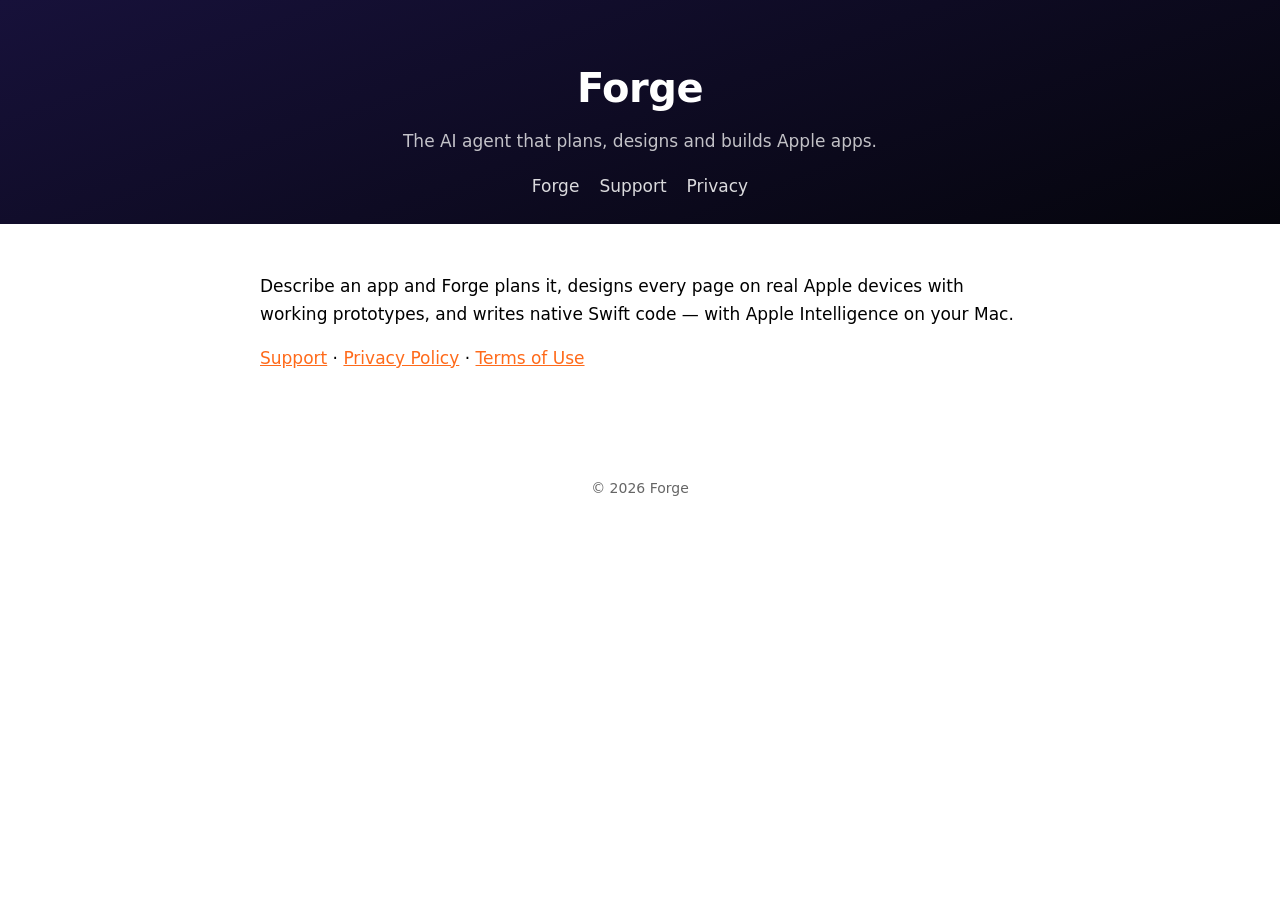
<file: index.html>
<!doctype html>
<html lang="en"><head><meta charset="utf-8"><meta name="viewport" content="width=device-width,initial-scale=1">
<title>Forge: Super Intelligence</title><link rel="stylesheet" href="style.css"></head>
<body>
<header><h1>Forge</h1><p>The AI agent that plans, designs and builds Apple apps.</p>
<nav><a href="index.html">Forge</a><a href="support.html">Support</a><a href="privacy.html">Privacy</a></nav></header>
<main>
<p>Describe an app and Forge plans it, designs every page on real Apple devices with working prototypes, and writes native Swift code — with Apple Intelligence on your Mac.</p>
<p><a href="support.html">Support</a> · <a href="privacy.html">Privacy Policy</a> · <a href="https://www.apple.com/legal/internet-services/itunes/dev/stdeula/">Terms of Use</a></p>
</main>
<footer>© 2026 Forge</footer>
</body></html>
</file>
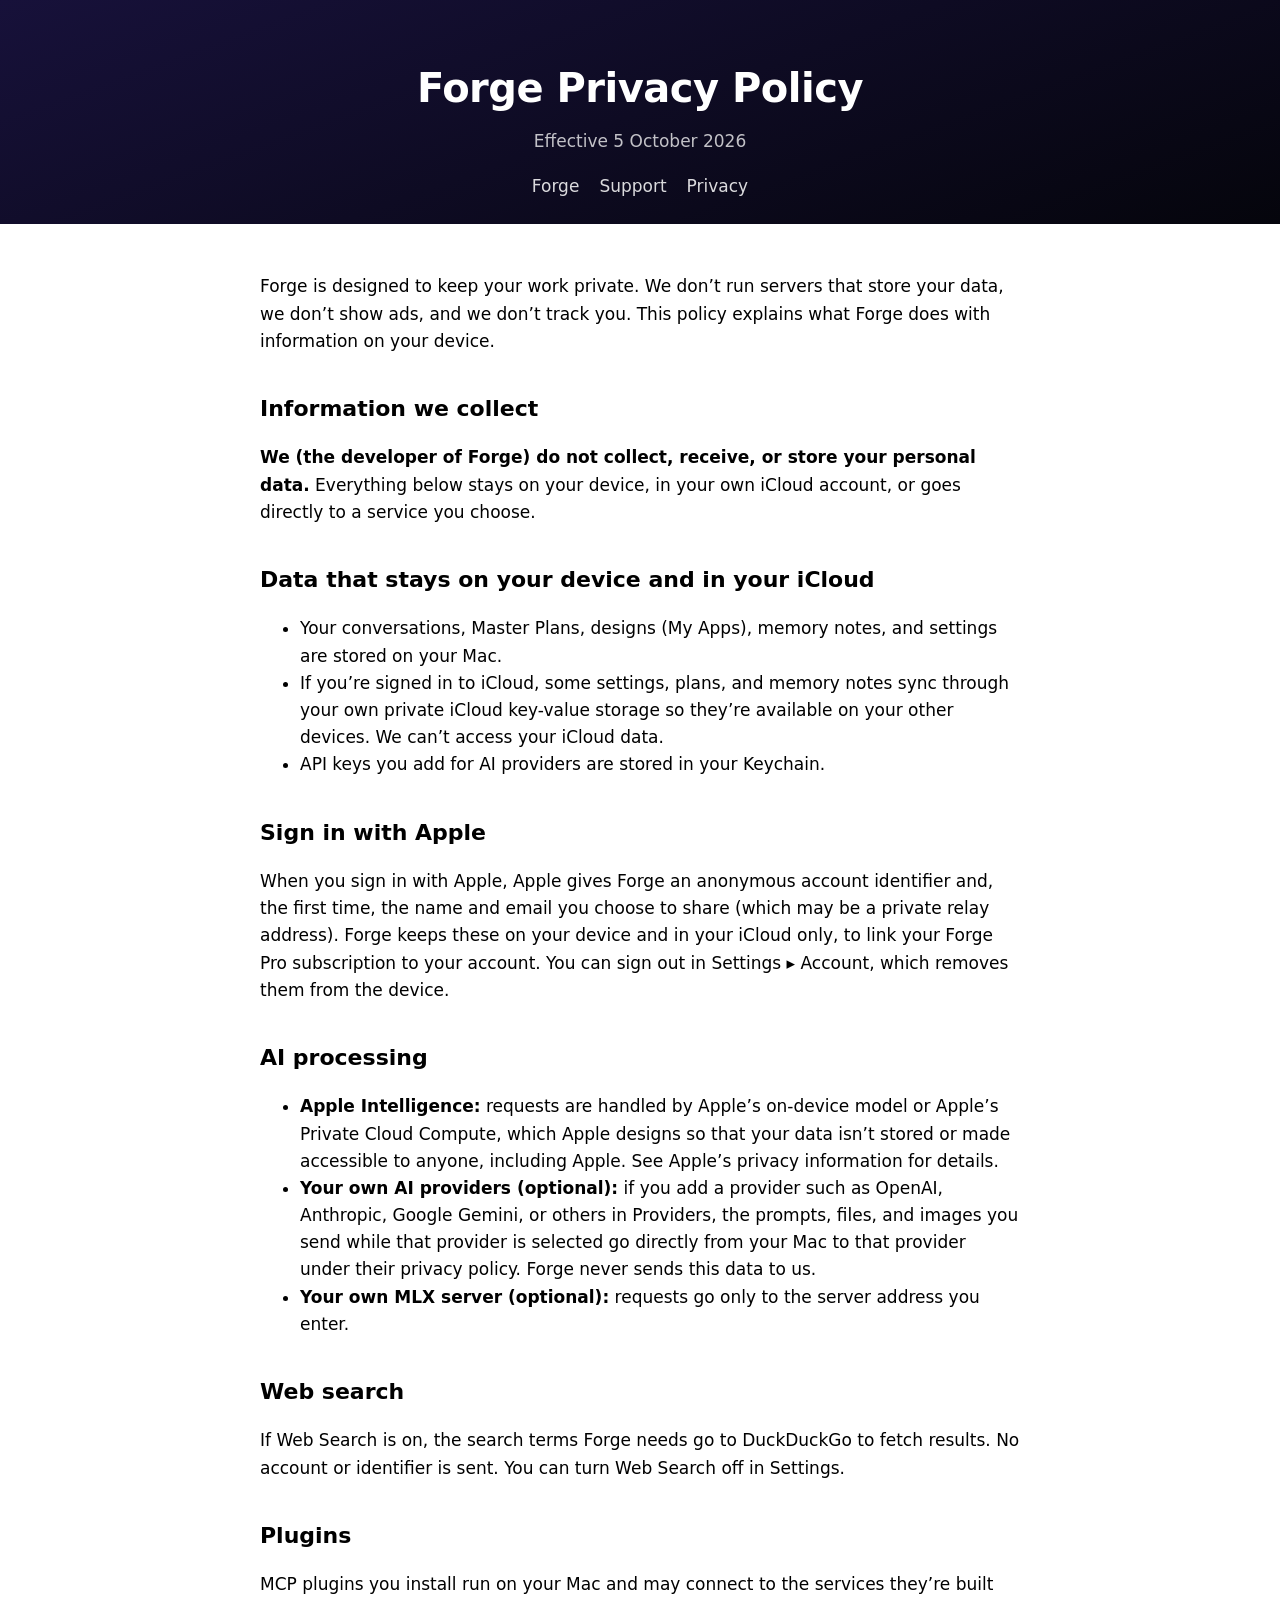
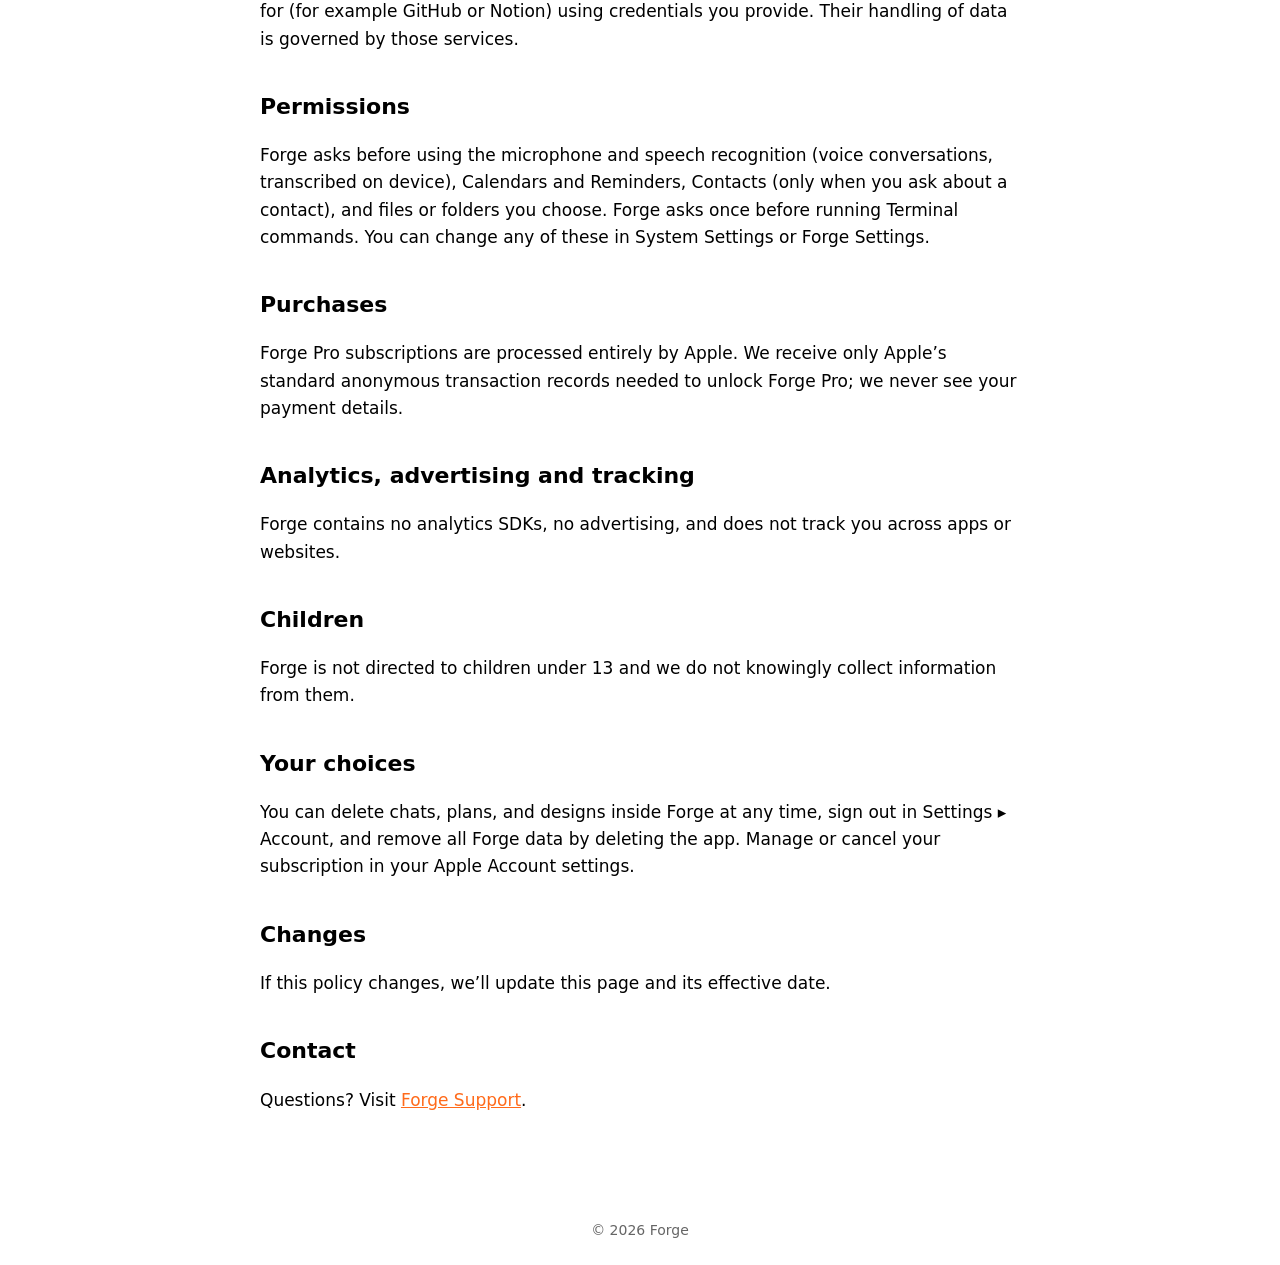
<file: privacy.html>
<!doctype html>
<html lang="en"><head><meta charset="utf-8"><meta name="viewport" content="width=device-width,initial-scale=1">
<title>Forge — Privacy Policy</title><link rel="stylesheet" href="style.css"></head>
<body>
<header><h1>Forge Privacy Policy</h1><p>Effective 5 October 2026</p>
<nav><a href="index.html">Forge</a><a href="support.html">Support</a><a href="privacy.html">Privacy</a></nav></header>
<main>
<p>Forge is designed to keep your work private. We don’t run servers that store your data, we don’t show ads, and we don’t track you. This policy explains what Forge does with information on your device.</p>

<h2>Information we collect</h2>
<p><strong>We (the developer of Forge) do not collect, receive, or store your personal data.</strong> Everything below stays on your device, in your own iCloud account, or goes directly to a service you choose.</p>

<h2>Data that stays on your device and in your iCloud</h2>
<ul>
<li>Your conversations, Master Plans, designs (My Apps), memory notes, and settings are stored on your Mac.</li>
<li>If you’re signed in to iCloud, some settings, plans, and memory notes sync through your own private iCloud key-value storage so they’re available on your other devices. We can’t access your iCloud data.</li>
<li>API keys you add for AI providers are stored in your Keychain.</li>
</ul>

<h2>Sign in with Apple</h2>
<p>When you sign in with Apple, Apple gives Forge an anonymous account identifier and, the first time, the name and email you choose to share (which may be a private relay address). Forge keeps these on your device and in your iCloud only, to link your Forge Pro subscription to your account. You can sign out in Settings ▸ Account, which removes them from the device.</p>

<h2>AI processing</h2>
<ul>
<li><strong>Apple Intelligence:</strong> requests are handled by Apple’s on-device model or Apple’s Private Cloud Compute, which Apple designs so that your data isn’t stored or made accessible to anyone, including Apple. See Apple’s privacy information for details.</li>
<li><strong>Your own AI providers (optional):</strong> if you add a provider such as OpenAI, Anthropic, Google Gemini, or others in Providers, the prompts, files, and images you send while that provider is selected go directly from your Mac to that provider under their privacy policy. Forge never sends this data to us.</li>
<li><strong>Your own MLX server (optional):</strong> requests go only to the server address you enter.</li>
</ul>

<h2>Web search</h2>
<p>If Web Search is on, the search terms Forge needs go to DuckDuckGo to fetch results. No account or identifier is sent. You can turn Web Search off in Settings.</p>

<h2>Plugins</h2>
<p>MCP plugins you install run on your Mac and may connect to the services they’re built for (for example GitHub or Notion) using credentials you provide. Their handling of data is governed by those services.</p>

<h2>Permissions</h2>
<p>Forge asks before using the microphone and speech recognition (voice conversations, transcribed on device), Calendars and Reminders, Contacts (only when you ask about a contact), and files or folders you choose. Forge asks once before running Terminal commands. You can change any of these in System Settings or Forge Settings.</p>

<h2>Purchases</h2>
<p>Forge Pro subscriptions are processed entirely by Apple. We receive only Apple’s standard anonymous transaction records needed to unlock Forge Pro; we never see your payment details.</p>

<h2>Analytics, advertising and tracking</h2>
<p>Forge contains no analytics SDKs, no advertising, and does not track you across apps or websites.</p>

<h2>Children</h2>
<p>Forge is not directed to children under 13 and we do not knowingly collect information from them.</p>

<h2>Your choices</h2>
<p>You can delete chats, plans, and designs inside Forge at any time, sign out in Settings ▸ Account, and remove all Forge data by deleting the app. Manage or cancel your subscription in your Apple Account settings.</p>

<h2>Changes</h2>
<p>If this policy changes, we’ll update this page and its effective date.</p>

<h2>Contact</h2>
<p>Questions? Visit <a href="support.html">Forge Support</a>.</p>
</main>
<footer>© 2026 Forge</footer>
</body></html>
</file>
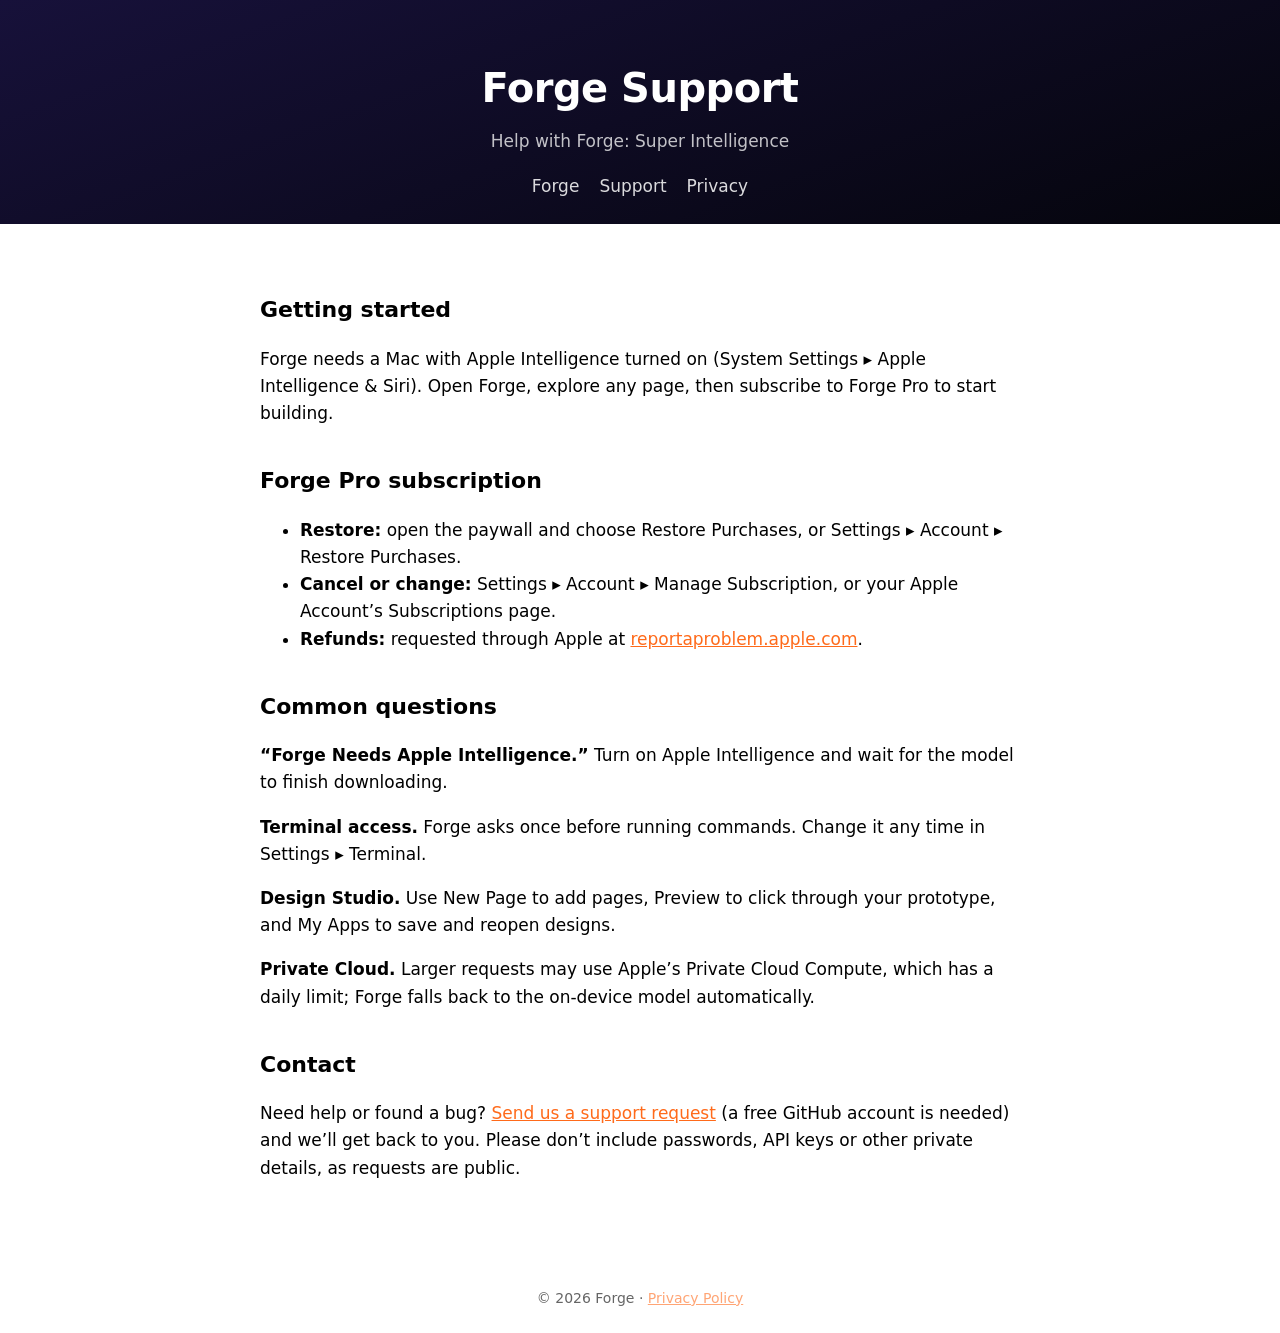
<file: support.html>
<!doctype html>
<html lang="en"><head><meta charset="utf-8"><meta name="viewport" content="width=device-width,initial-scale=1">
<title>Forge — Support</title><link rel="stylesheet" href="style.css"></head>
<body>
<header><h1>Forge Support</h1><p>Help with Forge: Super Intelligence</p>
<nav><a href="index.html">Forge</a><a href="support.html">Support</a><a href="privacy.html">Privacy</a></nav></header>
<main>
<h2>Getting started</h2>
<p>Forge needs a Mac with Apple Intelligence turned on (System Settings ▸ Apple Intelligence &amp; Siri). Open Forge, explore any page, then subscribe to Forge Pro to start building.</p>

<h2>Forge Pro subscription</h2>
<ul>
<li><strong>Restore:</strong> open the paywall and choose Restore Purchases, or Settings ▸ Account ▸ Restore Purchases.</li>
<li><strong>Cancel or change:</strong> Settings ▸ Account ▸ Manage Subscription, or your Apple Account’s Subscriptions page.</li>
<li><strong>Refunds:</strong> requested through Apple at <a href="https://reportaproblem.apple.com">reportaproblem.apple.com</a>.</li>
</ul>

<h2>Common questions</h2>
<p><strong>“Forge Needs Apple Intelligence.”</strong> Turn on Apple Intelligence and wait for the model to finish downloading.</p>
<p><strong>Terminal access.</strong> Forge asks once before running commands. Change it any time in Settings ▸ Terminal.</p>
<p><strong>Design Studio.</strong> Use New Page to add pages, Preview to click through your prototype, and My Apps to save and reopen designs.</p>
<p><strong>Private Cloud.</strong> Larger requests may use Apple’s Private Cloud Compute, which has a daily limit; Forge falls back to the on-device model automatically.</p>

<h2>Contact</h2>
<p>Need help or found a bug? <a href="https://github.com/forge-ai-app/support/issues/new">Send us a support request</a> (a free GitHub account is needed) and we’ll get back to you. Please don’t include passwords, API keys or other private details, as requests are public.</p>
</main>
<footer>© 2026 Forge · <a href="privacy.html">Privacy Policy</a></footer>
</body></html>
</file>
<file: style.css>
:root { color-scheme: light dark; --accent: #ff6a1a; }
body { font: 17px/1.6 -apple-system, BlinkMacSystemFont, "SF Pro Text", system-ui, sans-serif; margin: 0; background: Canvas; color: CanvasText; }
header { padding: 56px 24px 24px; text-align: center; background: linear-gradient(160deg, #17113a, #05050c); color: #fff; }
header h1 { margin: 0; font-size: 40px; letter-spacing: -0.5px; }
header p { margin: 8px 0 0; opacity: .75; }
main { max-width: 760px; margin: 0 auto; padding: 32px 24px 64px; }
h2 { margin-top: 36px; font-size: 22px; }
a { color: var(--accent); }
nav { text-align: center; margin-top: 18px; }
nav a { color: #fff; opacity: .85; margin: 0 10px; text-decoration: none; }
footer { text-align: center; padding: 24px; opacity: .6; font-size: 14px; }
</file>
